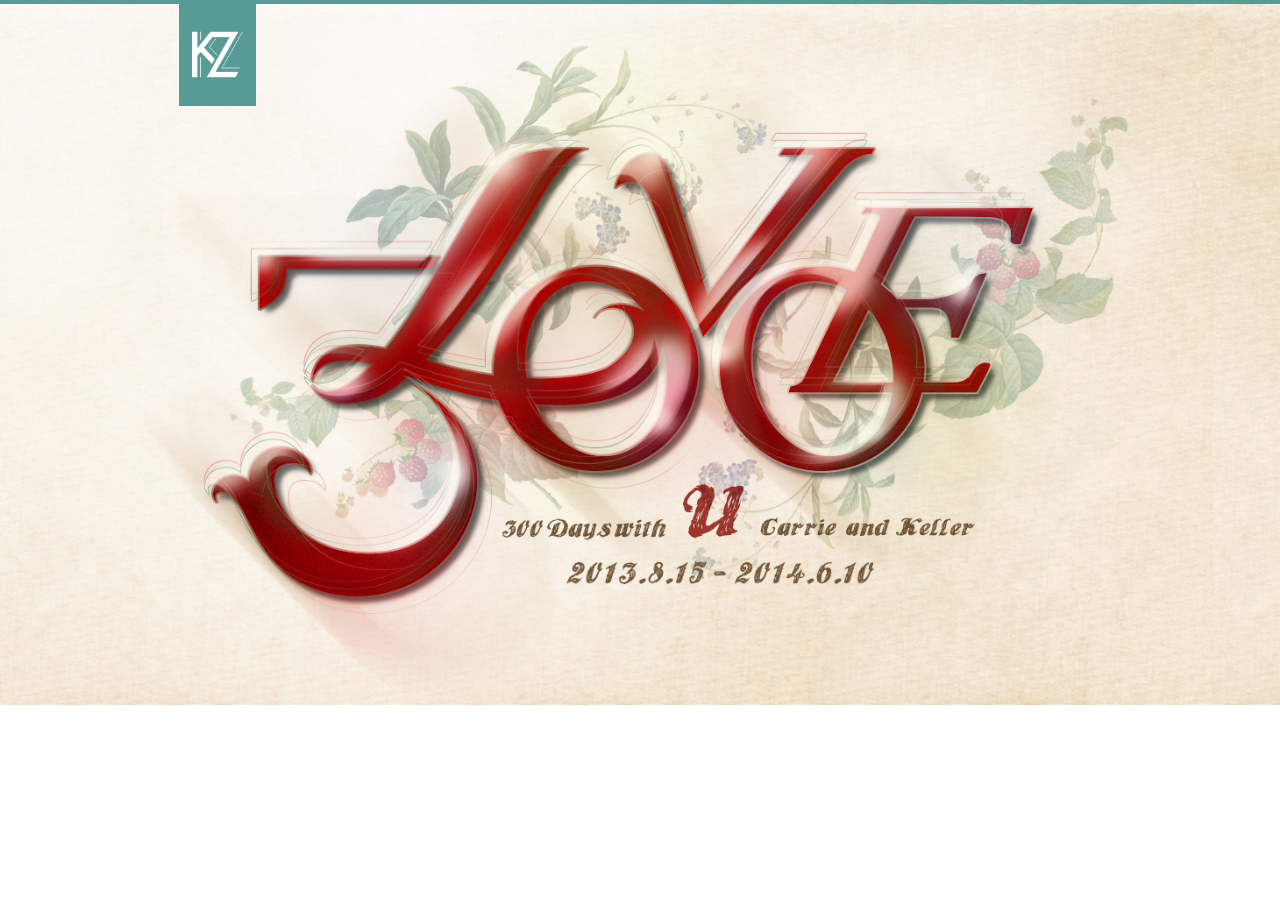
<file: 300days.html>
<!DOCTYPE html PUBLIC "-//W3C//DTD XHTML 1.0 Transitional//EN" "http://www.w3.org/TR/xhtml1/DTD/xhtml1-transitional.dtd">
<html xmlns="http://www.w3.org/1999/xhtml">
<head>
<meta http-equiv="Content-Type" content="text/html; charset=UTF-8" />
<title>300-days Memorial Day</title>
<style type="text/css">
body {
	background-color: #ffffff;
	margin: 0;
	padding: 0;
}
.main {
	width: 100%;
	position: relative;
}
.main img {
	width: 100%;
	border-top:4px solid #589a95;
}
.logo {
	position: absolute;
	width: 4%;
	top: 4px;
	left: 14%;
	margin: 0;
	padding: 2% 1%;
	overflow: hidden;
	background-color:#589a95;
	text-align:center;

}
.logo a img {
	width: 100%;
}
</style>
</head>

<body>
<div class="main"><img src="images/300L.jpg" /></div>
<div class="logo"><a href="index.html" target="_blank"><img src="images/logo_w.png"></a></div>
</body>
</html>
</file>
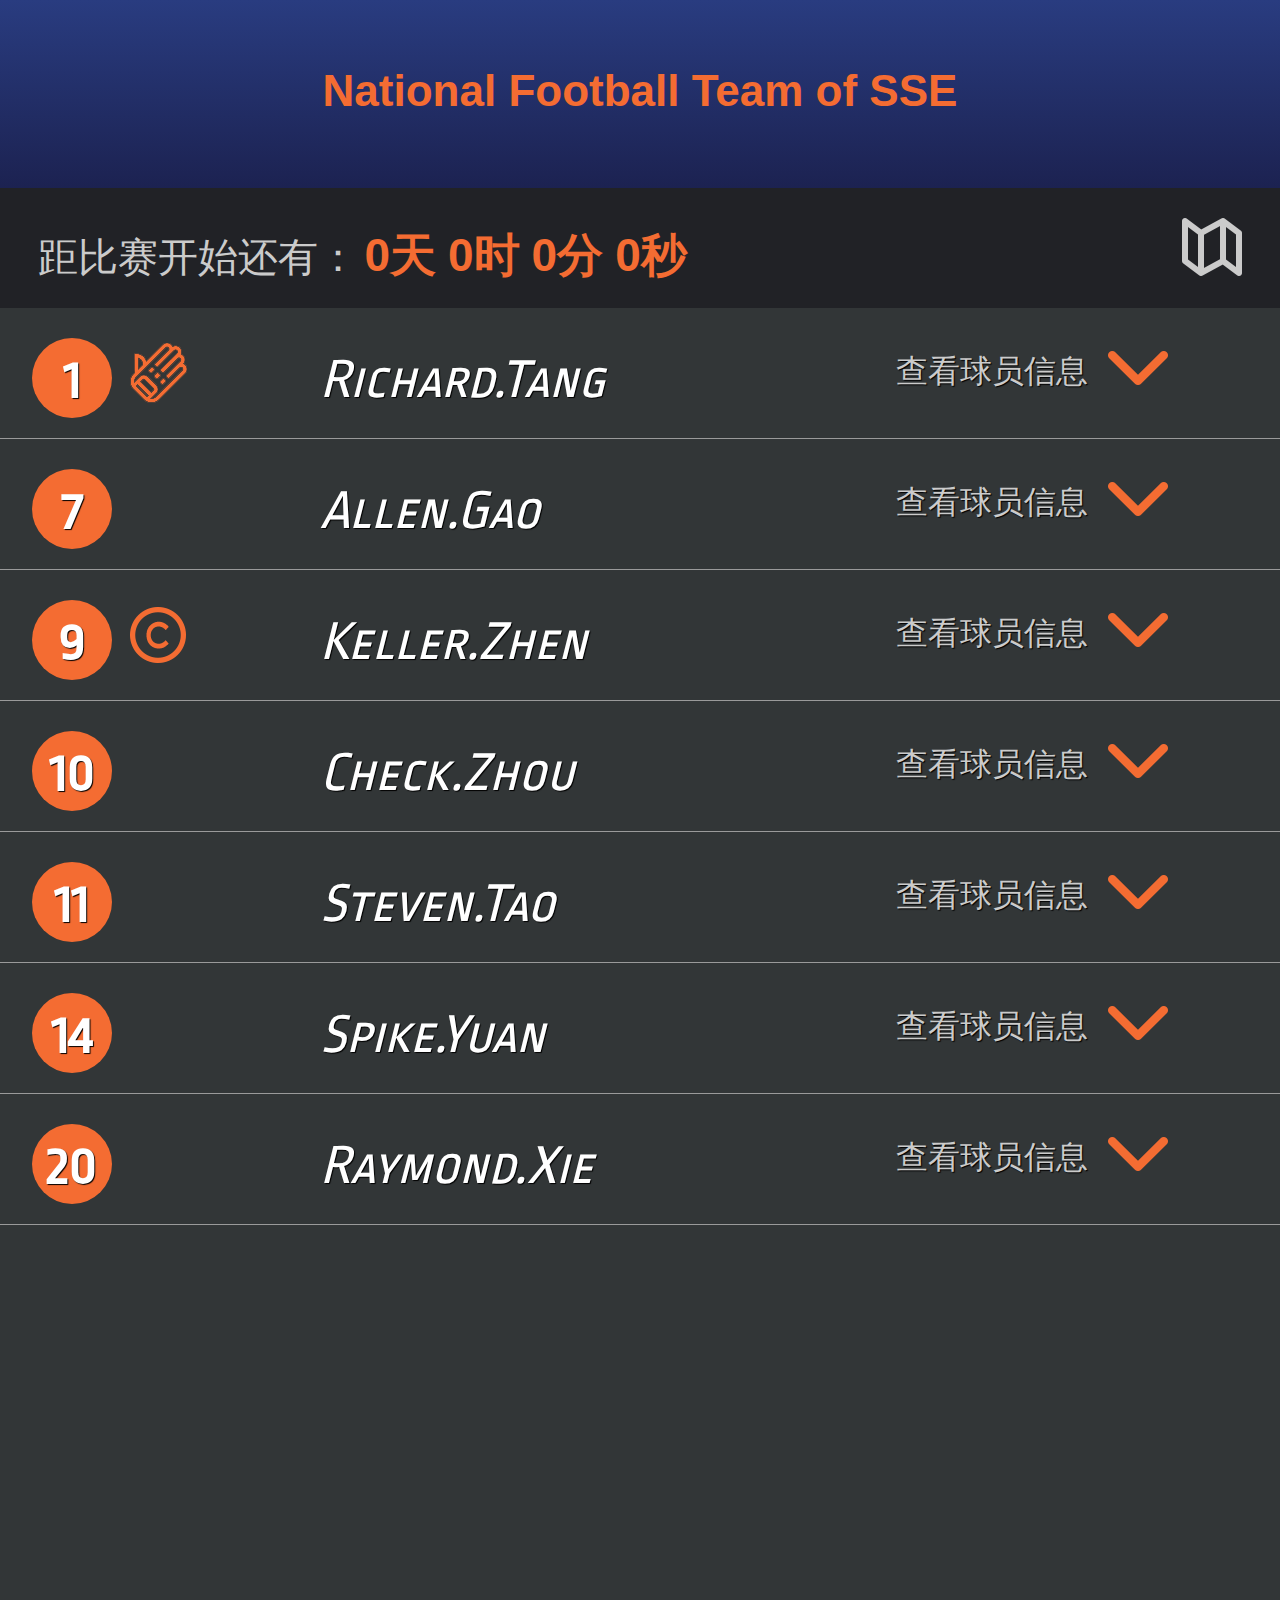
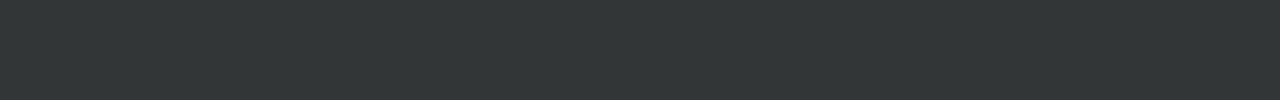
<file: sse.html>
<!DOCTYPE html PUBLIC "-//W3C//DTD XHTML 1.0 Transitional//EN" "http://www.w3.org/TR/xhtml1/DTD/xhtml1-transitional.dtd">
<html xmlns="http://www.w3.org/1999/xhtml">
<head>
<meta http-equiv="Content-Type" content="text/html; charset=UTF-8" />
<title>Player List of SSE</title>
<link rel="stylesheet" type="text/css" href="css/sse.css" />
<link rel="stylesheet" href="css/fonts/font.css" type="text/css" charset="utf-8" />
<script src="js/jquery-1.7.2.min.js"></script>
<script src="js/ssefunction.js"></script>
<script type="text/javascript" src="js/jquery.rotate.min.js"></script>
<script type="text/javascript">
$(document).ready(function(){

var value2 = 0
$(".extend").rotate({ 
   bind: 
     { 
        click: function(){
            value2 +=180;
            $(this).find("img.arrow").rotate({ animateTo:value2})
        }

     } 
   
});

});
</script>
</head>

<body>
<div class="content">
  <div class="maintitle">National Football Team of SSE</div>
  <div class="subtitle time-item"><span class="sub">距比赛开始还有：<strong id="day_show">0天</strong><strong id="hour_show">0时</strong><strong id="minute_show">0分</strong><strong id="second_show">0秒</strong></span><span class="subpitch"><img src="images/pitch_icon.png"></span></div>
  <div>
    <div class="player">
      <ul class="extend fontEn_1">
        <li class="number"><span class="no">1</span><span class="icon"><img src="images/goalkeeper.png" /></span></li>
        <li class="playername">Richard.Tang</li>
        <li class="playerinfo"><span class="details">查看球员信息</span><span><img class="arrow" src="images/arrow.png" /></span></li>
      </ul>
    </div>
    <div class="info"><b>生日</b>: 1988-06-11<br />
      <b>身高</b>: 189 cm<br />
      <b>体重</b>: 78 kg<br />
      <b>位置</b>: 门将</div>
  </div>
  <div>
    <div class="player">
      <ul class="extend fontEn_1">
        <li class="number"><span class="no">7</span></li>
        <li class="playername">Allen.Gao</li>
        <li class="playerinfo"><span class="details">查看球员信息</span><span><img src="images/arrow.png" /></span></li>
      </ul>
    </div>
    <div class="info"><b>生日</b>: 1987-09-07<br />
      <b>身高</b>: 172 cm<br />
      <b>体重</b>: 70 kg<br />
      <b>位置</b>: 中场、边后卫</div>
  </div>
  <div>
    <div class="player">
      <ul class="extend fontEn_1">
        <li class="number"><span class="no">9</span><span class="icon"><img src="images/captain.png" /></span></li>
        <li class="playername">Keller.Zhen</li>
        <li class="playerinfo"><span class="details">查看球员信息</span><span><img src="images/arrow.png" /></span></li>
      </ul>
    </div>
    <div class="info"><b>生日</b>: 1987-11-02<br />
      <b>身高</b>: 178 cm<br />
      <b>体重</b>: 82 kg<br />
      <b>位置</b>: 前锋、前腰</div>
  </div>
  <div>
    <div class="player">
      <ul class="extend fontEn_1">
        <li class="number"><span class="no">10</span></li>
        <li class="playername">Check.Zhou</li>
        <li class="playerinfo"><span class="details">查看球员信息</span><span><img src="images/arrow.png" /></span></li>
      </ul>
    </div>
    <div class="info"><b>生日</b>: 1986-12-29<br />
      <b>身高</b>: 172 cm<br />
      <b>体重</b>: 60 kg<br />
      <b>位置</b>: 前腰、中后卫</div>
  </div>
  <div>
    <div class="player">
      <ul class="extend fontEn_1">
        <li class="number"><span class="no">11</span></li>
        <li class="playername">Steven.Tao</li>
        <li class="playerinfo"><span class="details">查看球员信息</span><span><img src="images/arrow.png" /></span></li>
      </ul>
    </div>
    <div class="info"><b>生日</b>: 1988-02-06<br />
      <b>身高</b>: 174 cm<br />
      <b>体重</b>: 80 kg<br />
      <b>位置</b>: 中场、前腰</div>
  </div>
  <div>
    <div class="player">
      <ul class="extend fontEn_1">
        <li class="number"><span class="no">14</span></li>
        <li class="playername">Spike.Yuan</li>
        <li class="playerinfo"><span class="details">查看球员信息</span><span><img src="images/arrow.png" /></span></li>
      </ul>
    </div>
    <div class="info"><b>生日</b>: 1988-03-08<br />
      <b>身高</b>: 175 cm<br />
      <b>体重</b>: 80 kg<br />
      <b>位置</b>: 边锋，边后卫</div>
  </div>
  <div>
    <div class="player">
      <ul class="extend fontEn_1">
        <li class="number"><span class="no">20</span></li>
        <li class="playername">Raymond.Xie</li>
        <li class="playerinfo"><span class="details">查看球员信息</span><span><img src="images/arrow.png" /></span></li>
      </ul>
    </div>
    <div class="info"><b>生日</b>: 1987-12-20<br />
      <b>身高</b>: 175 cm<br />
      <b>体重</b>: 65 kg<br />
      <b>位置</b>: 边锋，边后卫</div>
  </div>
  <div class="popblack"></div>
  <div class="pop"><img src="images/closebut.png"></div>
</div>
</body>
</html>
</file>
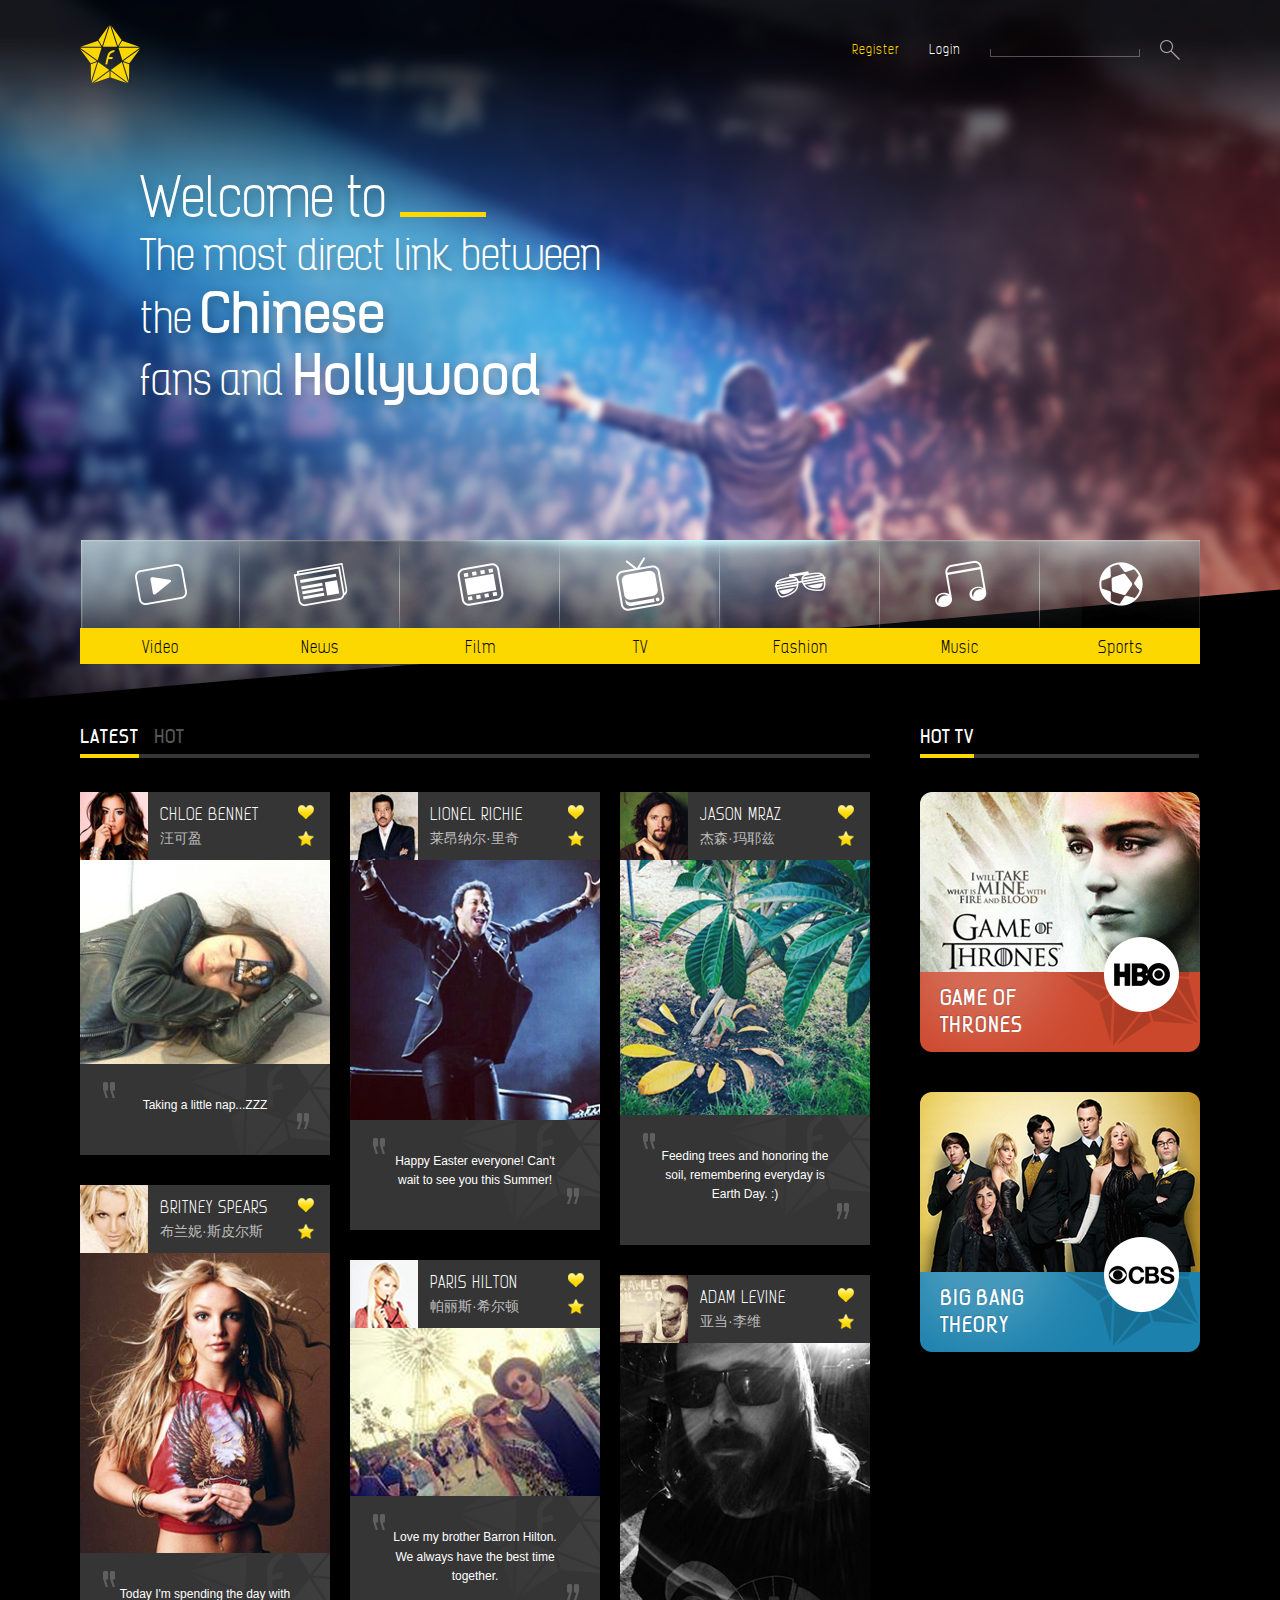
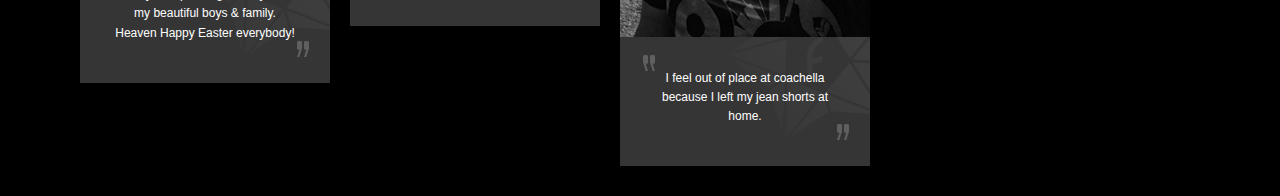
<file: webpage/fanstang_index.html>
<!DOCTYPE html PUBLIC "-//W3C//DTD XHTML 1.0 Transitional//EN" "http://www.w3.org/TR/xhtml1/DTD/xhtml1-transitional.dtd">
<html xmlns="http://www.w3.org/1999/xhtml">
<head>
<meta http-equiv="Content-Type" content="text/html; charset=UTF-8" />
<title>Fanstang index</title>
<link rel="stylesheet" type="text/css" href="css/fanstang_ui.css" />
<link rel="stylesheet" href="css/fonts/fonts.css" type="text/css" charset="utf-8" />
</head>

<body>
<div class="topbanner">
  <div class="topbar"><a href="#" class="logo"><img src="images/logo.png" /></a><a style="margin-left:0;"><img src="images/serach.png"/></a><a><img src="images/serach_line.png" /></a><a href="#" target="_blank">Login</a><a href="#" target="_blank" style="color:#fdd700;">Register</a></div>
  <div class="slogan">
    <p><span>Welcome to </span><img src="images/yellow_line.png" /></p>
    <p>The most direct link between</p>
    <p>the <font>Chinese</font></p>
    <p>fans and <font>Hollywood</font></p>
  </div>
  <div class="graph"></div>
</div>
<div class="nav">
  <ul>
    <li><a href="#" target="_blank"><span class="icon ic1"></span><span class="navigation">Video</span></a></li>
    <li><a href="#" target="_blank"><span class="icon ic2"></span><span class="navigation">News</span></a></li>
    <li><a href="#" target="_blank"><span class="icon ic3"></span><span class="navigation">Film</span></a></li>
    <li><a href="#" target="_blank"><span class="icon ic4"></span><span class="navigation">TV</span></a></li>
    <li><a href="#" target="_blank"><span class="icon ic5"></span><span class="navigation">Fashion</span></a></li>
    <li><a href="#" target="_blank"><span class="icon ic6"></span><span class="navigation">Music</span></a></li>
    <li><a href="#" target="_blank"><span class="icon ic7"></span><span class="navigation">Sports</span></a></li>
  </ul>
</div>
<div class="content">
  <div class="leftpart">
    <div class="title_left"><span class="title_latest">LATEST</span><span class="title_hot">HOT</span><span class="title_blank"></span></div>
    <div class="path">
      <div class="mBox">
        <div class="mTop"><a href="#" target="_blank"><font class="name_e fontEn_l">Chloe Bennet</font><br />
          <font class="name_c fontCn">汪可盈</font></a><span class="mmTop heads"><a href="#"><img src="images/head_6.jpg" /></a></span> <span class="mmTop like"></span> <span class="mmTop fav"></span></div>
        <div class="mPhoto"><a href="#" target="_blank"><img src="images/photo6.jpg" /></a></div>
        <div class="mBottom">
          <p><a href="#" target="_blank">Taking a little nap...ZZZ</a><span class="mmBottom marker_up"></span><span class="mmBottom marker_down"></span></p>
        </div>
      </div>
      <div class="mBox">
        <div class="mTop"><a href="#" target="_blank"><font class="name_e fontEn_l">Britney Spears</font><br />
          <font class="name_c fontCn">布兰妮·斯皮尔斯</font></a><span class="mmTop heads"><a href="#"><img src="images/head_5.jpg" /></a></span> <span class="mmTop like"></span> <span class="mmTop fav"></span></div>
        <div class="mPhoto"><a href="#" target="_blank"><img src="images/photo5.jpg" /></a></div>
        <div class="mBottom">
          <p><a href="#" target="_blank">Today I'm spending the day with my beautiful boys & family. Heaven Happy Easter everybody!</a><span class="mmBottom marker_up"></span><span class="mmBottom marker_down"></span></p>
        </div>
      </div>
    </div>
    <div class="path">
      <div class="mBox">
        <div class="mTop"><a href="#" target="_blank"><font class="name_e fontEn_l">Lionel Richie</font><br />
          <font class="name_c fontCn">莱昂纳尔·里奇</font></a><span class="mmTop heads"><a href="#"><img src="images/head_1.jpg" /></a></span> <span class="mmTop like"></span> <span class="mmTop fav"></span></div>
        <div class="mPhoto"><a href="#" target="_blank"><img src="images/photo1.jpg" /></a></div>
        <div class="mBottom">
          <p><a href="#" target="_blank">Happy Easter everyone! Can't wait to see you this Summer!</a><span class="mmBottom marker_up"></span><span class="mmBottom marker_down"></span></p>
        </div>
      </div>
      <div class="mBox">
        <div class="mTop"><a href="#" target="_blank"><font class="name_e fontEn_l">Paris Hilton</font><br />
          <font class="name_c fontCn">帕丽斯·希尔顿</font></a><span class="mmTop heads"><a href="#"><img src="images/head_3.jpg" /></a></span> <span class="mmTop like"></span> <span class="mmTop fav"></span></div>
        <div class="mPhoto"><a href="#" target="_blank"><img src="images/photo3.jpg" /></a></div>
        <div class="mBottom">
          <p><a href="#" target="_blank">Love my brother Barron Hilton. We always have the best time together.</a><span class="mmBottom marker_up"></span><span class="mmBottom marker_down"></span></p>
        </div>
      </div>
    </div>
    <div class="path" style="margin-right:0;">
      <div class="mBox">
        <div class="mTop"><a href="#" target="_blank"><font class="name_e fontEn_l">Jason Mraz</font><br />
          <font class="name_c fontCn">杰森·玛耶兹</font></a><span class="mmTop heads"><a href="#"><img src="images/head_2.jpg" /></a></span> <span class="mmTop like"></span> <span class="mmTop fav"></span></div>
        <div class="mPhoto"><a href="#" target="_blank"><img src="images/photo2.jpg" /></a></div>
        <div class="mBottom">
          <p><a href="#" target="_blank">Feeding trees and honoring the soil, remembering everyday is Earth Day. :)</a><span class="mmBottom marker_up"></span><span class="mmBottom marker_down"></span></p>
        </div>
      </div>
      <div class="mBox">
        <div class="mTop"><a href="#" target="_blank"><font class="name_e fontEn_l">Adam Levine</font><br />
          <font class="name_c fontCn">亚当·李维</font></a><span class="mmTop heads"><a href="#"><img src="images/head_4.jpg" /></a></span> <span class="mmTop like"></span> <span class="mmTop fav"></span></div>
        <div class="mPhoto"><a href="#" target="_blank"><img src="images/photo4.jpg" /></a></div>
        <div class="mBottom">
          <p><a href="#" target="_blank">I feel out of place at coachella because I left my jean shorts at home.</a><span class="mmBottom marker_up"></span><span class="mmBottom marker_down"></span></p>
        </div>
      </div>
    </div>
  </div>
  <div class="rightpart">
    <div class="title_right"><span class="title_htv">HOT TV</span><span class="title_blank2"></span></div>
    <div class="sideBox">
      <div class="post"><a href="#" target="_blank"><img src="images/hotv1.jpg" /></a></div>
      <div class="tvBottom boxColor1"><a href="#" target="_blank">Game of<br />
        Thrones</a><span class="tvshadow"></span><span class="tvfloat"><img src="images/tv_logo1.png" /></span></div>
    </div>
    <div class="sideBox">
      <div class="post"><a href="#" target="_blank"><img src="images/hotv2.jpg" /></a></div>
      <div class="tvBottom boxColor2"><a href="#" target="_blank">Big Bang<br />
        Theory</a><span class="tvshadow"></span><span class="tvfloat"><img src="images/tv_logo2.png" /></span></div>
    </div>
  </div>
  <div class="clean"></div>
</div>
</body>
</html>
</file>
<file: css/sse.css>
body {
	margin: 0;
	padding: 0;
	font: 40px/1.5 arial, "Helvetica", "Hiragino Sans GB", "Microsoft Yahei", sans-serif;
}
ul {
	margin: 0;
	padding: 0;
}
.fontEn_1 {
	font-family: 'ropa_sans_sc_proregular', Arial, sans-serif;
}
.pop {
	display: none;
	position: absolute;
	z-index: 200;
	width: 150px;
	height: 740px;
	padding: 360px 0 0 750px;
	background-image:url(../images/pitch.png);
	top: 0;
	left: 50%;
	margin-left: -450px; 
}
.popblack {
	display: none;
	position: absolute;
	z-index: 100;
	width: 100%;
	height: 1700px;
	top: 0;
	left: 0;
	background: rgba(0,0,0,0.55);
}
.pop img {
	cursor: pointer;
}
.content {
	width: 100%;
	height: 1700px;
	background-color: #323637;
	position: relative;
	z-index: 10;
}
.content .maintitle {
	width: 100%;
	height: 130px;
	font-size: 44px;
	font-weight: bold;
	text-align: center;
	padding-top: 58px;
	color: #f46c32;
	background-image: -moz-linear-gradient(top, #293c80, #1c2251); /* Firefox */
	background-image: -webkit-gradient(linear, left top, left bottom, color-stop(0, #293c80), color-stop(1, #1c2251)); /* Safari4+, Chrome */
}
.content .subtitle {
	width: 100%;
	height: 120px;
	background-color: #212226;
}
.sub {
	width:77%;
	text-align: left;
	color: #cbcbcb;
	padding-top: 33px;
	padding-left: 3%;
}
.subpitch {
	width:17%;
	padding-top: 29px;
	text-align: right;
	padding-right: 3%;
	cursor: pointer;
}
.content .subtitle span {
	display: block;
	float: left;
}
.content .player ul {
	cursor: pointer;
	display: block;
	width: 100%;
	height: 100px;
	padding-top: 30px;
	font-size: 56px;
	text-shadow: 1px 1px 1px #000;
	border-bottom: 1px solid #9a9a9a;
}
.content .player ul li {
	display: block;
	float: left;
	color: #FFF;
}
.number {
	width: 25%;
	text-align: center;
}
.number span {
	display: block;
	float: left;
}
.number span.no {
	width: 80px;
	height: 80px;
	font-weight: bold;
	border-radius: 60px;
	background-color: #f46c32;
	margin-left: 10%;
}
.number span.icon {
	margin: 5px 0 0 16px;
}
.playername {
	width: 45%;
	text-align: left;
	font-style: italic;
}
.playerinfo {
	width: 30%;
	text-align: center;
	font-size: 32px;
}
.playerinfo span {
	display: block;
	float: left;
}
.details {
	margin: 10px 20px 0 0;
	color: #cbcbcb;
}
.content .info {
	width: 100%;
	padding: 20px 0;
	line-height: 160%;
	letter-spacing: 1px;
	font-size: 44px;
	background-color: #CCC;
	text-align: center;
	display: none;
	background-image: -moz-linear-gradient(top, #9a9a9a, #dedede); /* Firefox */
	background-image: -webkit-gradient(linear, left top, left bottom, color-stop(0, #9a9a9a), color-stop(1, #dedede)); /* Safari4+, Chrome */
}
.arrow {
	text-indent: 90px; 
}

/*.rotate {
	transition: transform .2s ease-in 0s;
	transform: rotate(180deg);
	-webkit-transition: -webkit-transform .2s ease-in 0s;
	-webkit-transform: rotate(180deg);
}*/

.time-item strong {
	color:#f46c32;
	font-size:46px;
	font-family:Arial;
	padding:30px 6px 0 6px;
}

.item-title .unit {
	background:none;
	font-size:44px;
	padding:0 10px;
	float:left;
}
</file>
<file: css/fonts/font.css>
/*
 * Web Fonts from fontspring.com
 *
 * All OpenType features and all extended glyphs have been removed.
 * Fully installable fonts can be purchased at http://www.fontspring.com
 *
 * The fonts included in this stylesheet are subject to the End User License you purchased
 * from Fontspring. The fonts are protected under domestic and international trademark and 
 * copyright law. You are prohibited from modifying, reverse engineering, duplicating, or
 * distributing this font software.
 *
 * (c) 2010-2014 Fontspring
 *
 *
 *
 *
 * The fonts included are copyrighted by the vendor listed below.
 *
 * Vendor:      Lettersoup
 * License URL: http://www.fontspring.com/fflicense/lettersoup
 *
 *
 */

@font-face {
    font-family: 'ropa_sans_sc_proregular';
    src: url('RopaSansSCPro-Regular-webfont.eot');
    src: url('RopaSansSCPro-Regular-webfont.eot?#iefix') format('embedded-opentype'),
         url('RopaSansSCPro-Regular-webfont.woff') format('woff'),
         url('RopaSansSCPro-Regular-webfont.ttf') format('truetype'),
         url('RopaSansSCPro-Regular-webfont.svg#ropa_sans_sc_proregular') format('svg');
    font-weight: normal;
    font-style: normal;

}
</file>
<file: webpage/css/fanstang_ui.css>
body {
	margin:0;
	padding:0;
	background-color:#000000;
}
p {
	margin:0;
	padding:0;
}
img {
	border:none;
}
.clean {
	clear:both;
}
.fontEn_l {
	font-family:'ai_kelsol', Arial, sans-serif;
}
.fontEn_r {
	font-family:'ai_kelsor', Arial, sans-serif;
}
.fontEn_b {
	font-family:'kelsonbold', Arial, sans-serif;
}
.fontCn {
	font-family:"Hiragino Sans GB","Microsoft Yahei",sans-serif;
}
.topbanner {
	width:100%;
	height:710px;
	margin:0 auto;
	background-size:cover;
	background:url(../images/bigbanner_x.jpg) no-repeat center center;
	position:relative;
	z-index:100;
	overflow:hidden;
}
.topbanner .graph {
	content: "";
	display: block;
	height: 0;
	width: 0;
	border-width: 0px 0px 130px 1500px;
	border-style: none solid solid;
	border-color: transparent transparent black;
	position:absolute;
	z-index:200;
	top:580px;
	left:50%;
	margin-left:-750px;
}
.topbanner .topbar {
	position:absolute;
	z-index:300;

	width:1120px;
	top:25px;
	left:50%;
	margin-left:-560px;
	line-height:300%;
}
.topbar a {
	float:right;
	margin-left:30px;
	display:block;
	font-size:13px;
	color:#FFF;
	font-family:'ai_kelsol', Arial, sans-serif;
	letter-spacing:1px;
	text-decoration:none;
	text-shadow:1px 1px 2px rgba(0,0,0,0.45);
}
.topbar a.logo {
	float:left;
	margin:0;
}
.topbanner .slogan {
	position:absolute;
	z-index:400;
	width:1120px;
	top:165px;
	left:50%;
	margin-left:-560px;
	line-height:300%;
}
.topbanner .slogan p {
	font-size:42px;
	font-family:'ai_kelsol', Arial, sans-serif;
	color:#FFF;
	padding-left:60px;
	line-height:140%;
	text-shadow:3px 4px 10px rgba(0,0,0,0.25);
}
.topbanner .slogan p font {
	font-family:'ai_kelsor', Arial, sans-serif;
	font-size:54px;
}
.topbanner .slogan p span {
	font-family:'ai_kelsol', Arial, sans-serif;
	font-size:54px;
}
.nav {
	width:1120px;
	height:124px;
	z-index:1000;
	position:absolute;
	background:url(../images/nav_bg.png) no-repeat;
	top:0;
	left:0;
	top:540px;
	left:50%;
	margin-left:-560px;
}
.nav ul {
	margin:0;
	padding:0;
	list-style:none;
}
.nav ul li {
	display:block;
	float:left;
	width:160px;
	text-align:center;
}
.nav ul li a {
	width:160px;
	height:124px;
	font-family:'ai_kelsol', Arial, sans-serif;
	text-decoration:none;
	font-size:16px;
	color:#000;
	letter-spacing:1px;
}
.nav ul li a span {
	display:block;
}
.nav ul li a .icon {
	width:160px;
	height:88px;
	-webkit-transition: .3s all ease-in-out;
    -moz-transition: .3s all ease-in-out;
    -o-transition: .3s all ease-in-out;
    transition: .3s all ease-in-out;
}
.nav ul li a .navigation {
	width:160px;
	height:28px;
	padding-top:8px;
	background-color:#fdd700;
	-webkit-transition: .3s all ease-in-out;
    -moz-transition: .3s all ease-in-out;
    -o-transition: .3s all ease-in-out;
    transition: .3s all ease-in-out;
}
.nav ul li a:hover .navigation {
	background-color:#fdbe00;
}
.nav ul li a .ic1 {
	background:url(../images/video_icon1.png) no-repeat;
}
.nav ul li a:hover .ic1 {
	background:url(../images/video_icon2.png) no-repeat;
}
.nav ul li a .ic2 {
	background:url(../images/news_icon1.png) no-repeat;
}
.nav ul li a:hover .ic2 {
	background:url(../images/news_icon2.png) no-repeat;
}
.nav ul li a .ic3 {
	background:url(../images/film_icon1.png) no-repeat;
}
.nav ul li a:hover .ic3 {
	background:url(../images/film_icon2.png) no-repeat;
}
.nav ul li a .ic4 {
	background:url(../images/tv_icon1.png) no-repeat;
}
.nav ul li a:hover .ic4 {
	background:url(../images/tv_icon2.png) no-repeat;
}
.nav ul li a .ic5 {
	background:url(../images/fashion_icon1.png) no-repeat;
}
.nav ul li a:hover .ic5 {
	background:url(../images/fashion_icon2.png) no-repeat;
}
.nav ul li a .ic6 {
	background:url(../images/music_icon1.png) no-repeat;
}
.nav ul li a:hover .ic6 {
	background:url(../images/music_icon2.png) no-repeat;
}
.nav ul li a .ic7 {
	background:url(../images/sports_icon1.png) no-repeat;
}
.nav ul li a:hover .ic7 {
	background:url(../images/sports_icon2.png) no-repeat;
}
.content {
	width:1120px;
	margin:0 auto;
}
.leftpart {
	float:left;
	width:790px;
	margin:14px 50px 0 0;
}
.rightpart {
	float:left;
	width:280px;
	margin-top:14px;
}
.title_left {
	width:790px;
	height:34px;
	margin:0 0 34px 0;
}
.title_left span {
	display:block;
	height:30px;
	float:left;
	font-family:'ai_kelsor', Arial, sans-serif;
	font-size:18px;
	letter-spacing:1px;
}
.title_left span.title_latest {
	color:#fff;
	border-bottom:4px solid #fdd700;
}
.title_left span.title_hot {
	padding:0 15px;
	color:#565656;
	border-bottom:4px solid #353535;
}
.title_left span.title_blank {
	width:670px;
	border-bottom:4px solid #353535;
}
.path {
	float:left;
	width:250px;
	margin-right:20px;
}
.path:after {
	clear:both;
}
.path:last-of-type {
	margin-right:0;
}
.mBox {
	width:250px;
	margin:0 0 30px 0;
}
.mBox:hover .mTop {
	background:#464646;
}
.mBox:hover .mBottom {
	background:#464646 url(../images/logo_shadow1.png) no-repeat;
}
.mBox .mTop {
	width:170px;
	height:58px;
	padding:10px 0 0 80px;
	position:relative;
	z-index:1100;
	line-height:150%;
	background:#353535;
	-webkit-transition: .4s all ease-in-out;
    -moz-transition: .4s all ease-in-out;
    -o-transition: .4s all ease-in-out;
    transition: .4s all ease-in-out;
}
.mBox .mTop a {
	text-decoration:none;
}
.name_e {
	font-size:16px;
	color:#fff;
	text-transform:uppercase;
	letter-spacing:1px;
}
.name_c {
	font-size:14px;
	color:#bdbdbd;
}
.mBox .mTop a:hover .name_e {
	text-decoration:underline;
}
.mBox .mTop a:hover .name_c {
	text-decoration:underline;
}
.mBox span.mmTop {
	display:block;
	position:absolute;
	z-index:2100;
	cursor:pointer;
}
span.heads {
	width:68px;
	height:68px;
	top:0;
	left:0;
}
span.like {
	width:16px;
	height:16px;
	top:12px;
	left:218px;
	background:url(../images/like_icon.png) no-repeat;
}
span.fav {
	width:16px;
	height:16px;
	top:38px;
	left:218px;
	background:url(../images/fav_icon.png) no-repeat;
}
.mBox .mPhoto {
	width:250px;
}
.mBox .mBottom {
	width:180px;
	padding:32px 35px 40px 35px;
	position:relative;
	z-index:1200;
	background:#353535 url(../images/logo_shadow1.png) no-repeat;
	-webkit-transition: .4s all ease-in-out;
    -moz-transition: .4s all ease-in-out;
    -o-transition: .4s all ease-in-out;
    transition: .4s all ease-in-out;
}
.mBox .mBottom p {
	display:block;
	position:relative;
	line-height:160%;
	text-align:center;
	font-size:12px;
	font-family: Helvetica, Arial, sans-serif;
}
.mBox .mBottom p a {
	color:#ffffff;
	text-decoration:none;
}
.mBox .mBottom p a:hover {
	color:#fdd700;
	text-decoration:underline;
}
.mBottom p span.mmBottom {
	display:block;
	position:absolute;
	z-index:2200;
}
span.marker_up {
	width:12px;
	height:16px;
	top:-14px;
	left:-12px;
	background:url(../images/marker_up.png) no-repeat;
}
span.marker_down {
	width:12px;
	height:16px;
	bottom:-14px;
	left:182px;
	background:url(../images/marker_down.png) no-repeat;
}
.title_right {
	width:280px;
	height:34px;
	margin:0 0 34px 0;
}
.title_right span {
	display:block;
	height:30px;
	float:left;
	font-family:'ai_kelsor', Arial, sans-serif;
	font-size:18px;
	letter-spacing:1px;
}
.title_right span.title_htv {
	color:#fff;
	border-bottom:4px solid #fdd700;
}
.title_right span.title_blank2 {
	width:225px;
	border-bottom:4px solid #353535;
}
.sideBox {
	width:280px;
	height:260px;
	border-radius:12px;
	overflow:hidden;
	margin:0 0 40px 0;
}
.sideBox .post {
	width:280px;
	height:180px;
}
.sideBox .tvBottom {
	width:260px;
	height:68px;
	padding:12px 0 0 20px;
	position:relative;
}
.sideBox .tvBottom a {
	font-size:20px;
	font-family:'ai_kelsor', Arial, sans-serif;
	text-transform:uppercase;
	letter-spacing:1px;
	color:#FFF;
	text-decoration:none;
	text-shadow:-1px -1px 1px rgba(0,0,0,0.2);
}
.boxColor1 {
	background:#cc482d;
}
.boxColor2 {
	background:#1c82ad;
}
.sideBox .tvBottom span.tvfloat {
	display:block;
	position:absolute;
	z-index:2400;
	top:-36px;
	right:20px;
}
.sideBox .tvBottom span.tvshadow {
	display:block;
	position:absolute;
	width:280px;
	height:80px;
	z-index:2300;
	background:url(../images/logo_shadow2.png) no-repeat;
	top:0;
	right:0;
}
</file>
<file: webpage/css/fonts/fonts.css>
/*
 * Web Fonts from fontspring.com
 *
 * All OpenType features and all extended glyphs have been removed.
 * Fully installable fonts can be purchased at http://www.fontspring.com
 *
 * The fonts included in this stylesheet are subject to the End User License you purchased
 * from Fontspring. The fonts are protected under domestic and international trademark and 
 * copyright law. You are prohibited from modifying, reverse engineering, duplicating, or
 * distributing this font software.
 *
 * (c) 2010-2013 Fontspring
 *
 *
 *
 *
 * The fonts included are copyrighted by the vendor listed below.
 *
 * Vendor:      Armasen Typefaces
 * License URL: http://www.fontspring.com/fflicense/armasen
 *
 *
 */

@font-face {
    font-family: 'ai_kelsol';
    src: url('Kelson_Light-webfont.eot');
    src: url('Kelson_Light-webfont.eot?#iefix') format('embedded-opentype'),
         url('Kelson_Light-webfont.woff') format('woff'),
         url('Kelson_Light-webfont.ttf') format('truetype'),
         url('Kelson_Light-webfont.svg#ai_kelsol') format('svg');
    font-weight: normal;
    font-style: normal;

}

@font-face {
    font-family: 'ai_kelsor';
    src: url('Kelson_Regular-webfont.eot');
    src: url('Kelson_Regular-webfont.eot?#iefix') format('embedded-opentype'),
         url('Kelson_Regular-webfont.woff') format('woff'),
         url('Kelson_Regular-webfont.ttf') format('truetype'),
         url('Kelson_Regular-webfont.svg#ai_kelsor') format('svg');
    font-weight: normal;
    font-style: normal;

}

@font-face {
    font-family: 'kelsonbold';
    src: url('Kelson_Bold-webfont.eot');
    src: url('Kelson_Bold-webfont.eot?#iefix') format('embedded-opentype'),
         url('Kelson_Bold-webfont.woff') format('woff'),
         url('Kelson_Bold-webfont.ttf') format('truetype'),
         url('Kelson_Bold-webfont.svg#kelsonbold') format('svg');
    font-weight: normal;
    font-style: normal;

}
</file>
